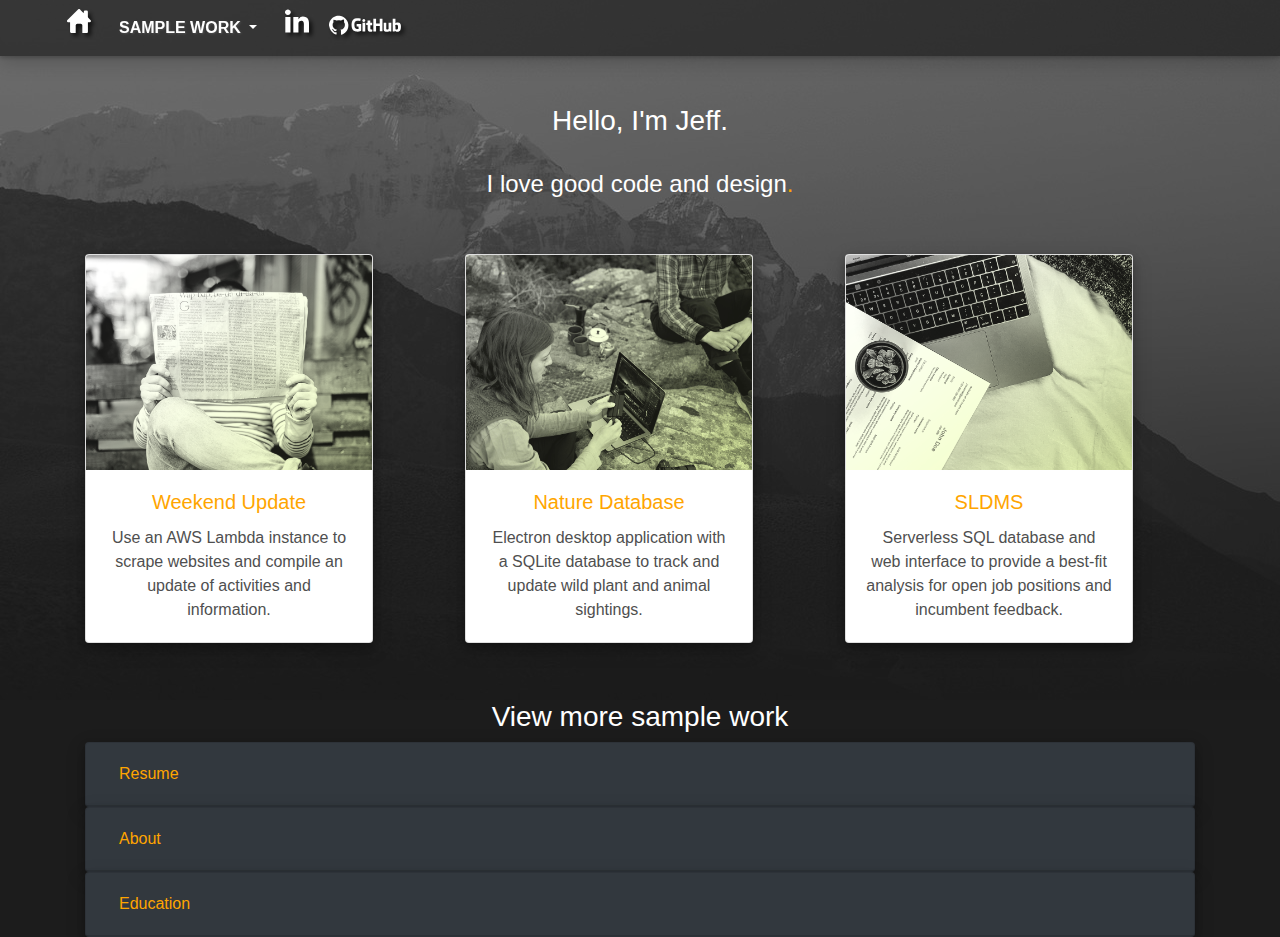
<file: index.html>
<!DOCTYPE html>
<html lang="en">

    <!-- Header -->

    <head>
        <meta charset="utf-8" />
        <!-- CSS web links below -->
        <!-- <link rel="stylesheet" type="text/css" href="https://jrynes.github.io/docs/assets/css/style.css" /> -->
        <!-- CSS local links below -->
        <link rel="stylesheet" type="text/css" href="./assets/style.css" />
        <link rel="stylesheet" href="https://cdn.jsdelivr.net/npm/bootstrap@4.3.1/dist/css/bootstrap.min.css"
            integrity="sha384-ggOyR0iXCbMQv3Xipma34MD+dH/1fQ784/j6cY/iJTQUOhcWr7x9JvoRxT2MZw1T" crossorigin="anonymous">
        <!-- Load jQuery first, then Bootstrap JS, then our site-specific scripts -->
        <!-- <script src="https://code.jquery.com/jquery-3.3.1.slim.min.js"
            integrity="sha384-q8i/X+965DzO0rT7abK41JStQIAqVgRVzpbzo5smXKp4YfRvH+8abtTE1Pi6jizo"
            crossorigin="anonymous"></script> -->
        <script src="https://code.jquery.com/jquery-3.6.0.js"
            integrity="sha256-H+K7U5CnXl1h5ywQfKtSj8PCmoN9aaq30gDh27Xc0jk=" crossorigin="anonymous"></script>
        <script src="https://cdn.jsdelivr.net/npm/popper.js@1.14.7/dist/umd/popper.min.js"
            integrity="sha384-UO2eT0CpHqdSJQ6hJty5KVphtPhzWj9WO1clHTMGa3JDZwrnQq4sF86dIHNDz0W1"
            crossorigin="anonymous"></script>
        <script src="https://cdn.jsdelivr.net/npm/bootstrap@4.3.1/dist/js/bootstrap.min.js"
            integrity="sha384-JjSmVgyd0p3pXB1rRibZUAYoIIy6OrQ6VrjIEaFf/nJGzIxFDsf4x0xIM+B07jRM"
            crossorigin="anonymous"></script>
        <script type="text/javascript" src="./assets/site.js" asp-append-version="true"></script>



        <!-- Add responsive meta tag for bootstrap styling-->
        <meta name="viewport" content="width=device-width, initial-scale=1, shrink-to-fit=no">

        <!-- locate top title bar header here -->
        <div id="header">
            <!-- Fixed navbar -->
            <nav class="navbar navbar-expand-sm fixed-top" id="nav1">
                <div class="container-fluid">
                    <a class="navbar-brand" href="#"></a>
                    <button class="navbar-toggler" type="button" data-toggle="collapse" data-target="#navbarCollapse"
                        aria-controls="navbarCollapse" aria-expanded="false" aria-label="Toggle navigation">
                        <span class="navbar-toggler-icon"></span>
                    </button>
                    <div class="collapse navbar-collapse" id="navbarCollapse">
                        <ul class="navbar-nav me-auto mb-2 mb-lg-0">
                            <li class="nav-item active">
                                <a class="nav-link-image" href="#">
                                    <svg id="Home_-_White" data-name="Home - White" xmlns="http://www.w3.org/2000/svg"
                                        viewBox="0 0 19.5 19.49" width="24" height="24">
                                        <g id="VzZaH5">
                                            <path class="cls-1"
                                                d="M15.9,4.66c0-.2,0-.38,0-.56l0-.67a1,1,0,0,1,.94-.91c.46,0,.91,0,1.37,0a1,1,0,0,1,1,1c0,1.33,0,2.67,0,4a1.06,1.06,0,0,0,.34.86c.52.5,1,1,1.53,1.52l.37.41a1,1,0,0,1,.17,1.13,1,1,0,0,1-1,.58H19.43c-.19,0-.19,0-.19.19v7.39a1.18,1.18,0,0,1-.17.69,1,1,0,0,1-.89.44c-1.09,0-2.19,0-3.28,0-.19,0-.19,0-.19-.2,0-1.9,0-3.8,0-5.7a1.55,1.55,0,0,0-.46-1.17,1.27,1.27,0,0,0-.85-.37c-.94,0-1.88,0-2.82,0a1.4,1.4,0,0,0-1.26,1.24c0,.18,0,.35,0,.52,0,1.82,0,3.64,0,5.46,0,.22,0,.22-.23.22H5.84a1,1,0,0,1-1.09-1.09v-7.4c0-.22,0-.22-.22-.22H3.32a1.14,1.14,0,0,1-.65-.2,1,1,0,0,1-.25-1.36,2.68,2.68,0,0,1,.4-.49Q6.9,5.89,11,1.81a2.71,2.71,0,0,1,.41-.35,1,1,0,0,1,1.28.06c.17.14.33.3.49.46L15,3.81l.81.78Z"
                                                transform="translate(-2.25 -1.26)" />
                                        </g>
                                    </svg>
                                </a>
                            </li>
                            <li class="nav-item dropdown">
                                <a class="nav-link dropdown-toggle" href="#" id="navbarDropdown" role="button"
                                    data-toggle="dropdown" aria-haspopup="true" aria-expanded="false">
                                    SAMPLE WORK
                                </a>
                                <div class="dropdown-menu" aria-labelledby="navbarDropdown">
                                    <a class="dropdown-item" href="#">OVERVIEW</a>
                                    <div class="dropdown-divider"></div>
                                    <a class="dropdown-item" href="./assets/WeekendUpdate.html">Weekend Update</a>
                                    <a class="dropdown-item" href="./assets/NatureDatabase.html">Nature Database</a>
                                    <a class="dropdown-item" href="./assets/SLDMS.html">SLDMS</a>
                                </div>
                            </li>
                            <!-- <li class="nav-item">
                                <a class="nav-link" href="Surveypage.html">CONTACT</a>
                            </li> -->
                            <li class="nav-item">
                                <a class="nav-link-image" href="https://www.linkedin.com/in/jrynes/">
                                    <svg id="LinkedIn_-_White" data-name="LinkedIn - White" xmlns="http://www.w3.org/2000/svg" 
                                    viewBox="0 0 14.95 14.3" width="18" height="18">
                                            <g id="qmCTah.tif">
                                            <path class="cls-1" 
                                            d="M9.71,19.15c0-.8,0-1.61,0-2.41V9.52h3.18v1.32a1.07,1.07,0,0,0,.13-.15,3.36,3.36,0,0,1,3.61-1.34,3.24,3.24,0,0,1,2.64,2.57,7.52,7.52,0,0,1,.2,1.7c0,1.85,0,3.69,0,5.53H16.28c0-.1,0-.2,0-.29,0-1.59,0-3.18,0-4.76a5.33,5.33,0,0,0-.19-1.32,1.24,1.24,0,0,0-1-.91,1.76,1.76,0,0,0-2.2,1.75c0,1.85,0,3.69,0,5.53Z" 
                                            transform="translate(-4.52 -4.85)"/>
                                            <path class="cls-1" d="M4.72,19.15c0-.26,0-.53,0-.79V9.51h3.2v9.64Z" transform="translate(-4.52 -4.85)"/>
                                            <path class="cls-1" d="M4.52,6.25A1.65,1.65,0,0,1,5.71,4.94a2.24,2.24,0,0,1,1.23,0,1.66,1.66,0,0,1-.42,3.25,1.73,1.73,0,0,1-1.86-1c-.06-.13-.09-.26-.14-.39Z" transform="translate(-4.52 -4.85)"/>
                                        </g>
                                    </svg>
                                </a>
                            </li>
                            <li class="nav-item">
                                <a class="nav-link-image" href="https://github.com/jrynes">
                                    <svg id="Github_-_White" data-name="Github - White" xmlns="http://www.w3.org/2000/svg"
                                    viewBox="0 0 24 6.3" width="18" height="18">
                                        <g id="pAuFKY.tif">
                                        <path class="cls-1" d="M0,12c0-.06,0-.11,0-.16a3.87,3.87,0,0,1,.12-.68,3,3,0,0,1,.21-.52A3.06,3.06,0,0,1,.81,10a3.1,3.1,0,0,1,.5-.46,3.73,3.73,0,0,1,.7-.4,3.58,3.58,0,0,1,.73-.2,2.9,2.9,0,0,1,.72,0,3.16,3.16,0,0,1,1,.23,3.48,3.48,0,0,1,.9.56,3.21,3.21,0,0,1,.68.83,3.33,3.33,0,0,1,.41,1.27,3.85,3.85,0,0,1,0,.48,3.15,3.15,0,0,1-.25,1.09,3,3,0,0,1-.46.79,3.09,3.09,0,0,1-.87.74,2.6,2.6,0,0,1-.61.28.18.18,0,0,1-.21-.05A.36.36,0,0,1,4,15c0-.27,0-.53,0-.79a1.33,1.33,0,0,0,0-.4.68.68,0,0,0-.18-.29l.17,0a2,2,0,0,0,.63-.2,1.19,1.19,0,0,0,.6-.78A2.41,2.41,0,0,0,5.29,12a1.41,1.41,0,0,0-.08-.58A1.28,1.28,0,0,0,5,11.07S5,11,5,11a1.07,1.07,0,0,0,0-.59,1.66,1.66,0,0,0-.06-.21s0,0-.05,0a1,1,0,0,0-.34.07,2.57,2.57,0,0,0-.49.26H4a2.35,2.35,0,0,0-.6-.1,3,3,0,0,0-1,.1h0l-.29-.17a1.41,1.41,0,0,0-.45-.15c-.12,0-.13,0-.17.11a1.14,1.14,0,0,0,0,.66h0s0,.09,0,.14a1.12,1.12,0,0,0-.28.72,2.22,2.22,0,0,0,.07.68,1.24,1.24,0,0,0,.8.86,2.15,2.15,0,0,0,.57.13h0l-.1.14a.62.62,0,0,0-.09.26.07.07,0,0,1,0,0A.78.78,0,0,1,2,14l-.09,0h0a0,0,0,0,1,0,.06s0,0-.06,0h0a.05.05,0,0,1,0-.05s0,0,.05,0h0l-.17-.11a.92.92,0,0,1-.17-.22.76.76,0,0,0-.35-.29.53.53,0,0,0-.22,0l0,0s0,0,0,.07l.09.09a1,1,0,0,1,.39.49.59.59,0,0,0,.26.3.94.94,0,0,0,.55.11l.25,0h0V15a.16.16,0,0,1-.22.17,3.18,3.18,0,0,1-.86-.44,3,3,0,0,1-.43-.37,3.42,3.42,0,0,1-.51-.69,3,3,0,0,1-.34-.93A3.21,3.21,0,0,1,0,12.18V12Z" transform="translate(0 -8.85)"/>
                                        <path class="cls-1" d="M9.82,12.49H9.29a.07.07,0,0,1-.08-.08v-.66c0-.05,0-.07.08-.07h1.37a.06.06,0,0,1,.07.07v2.11a.05.05,0,0,1,0,.06,2,2,0,0,1-.78.28,3.57,3.57,0,0,1-.73,0,2.88,2.88,0,0,1-.51-.1,1.52,1.52,0,0,1-.85-.62,2.46,2.46,0,0,1-.26-.65,3.31,3.31,0,0,1-.07-.55,5.81,5.81,0,0,1,0-.59,3.22,3.22,0,0,1,.16-.82,1.73,1.73,0,0,1,.42-.7,1.55,1.55,0,0,1,.5-.31,2,2,0,0,1,.64-.12,4.18,4.18,0,0,1,.71,0,1.74,1.74,0,0,1,.5.12l.11.06s0,0,0,.06c-.05.2-.1.4-.14.59l0,.06a.07.07,0,0,1-.09.06,3.58,3.58,0,0,0-.35-.09,2.14,2.14,0,0,0-.62,0,1.24,1.24,0,0,0-.38.09.78.78,0,0,0-.34.31,1.39,1.39,0,0,0-.18.53,3.44,3.44,0,0,0,0,.56,2.37,2.37,0,0,0,.1.64,1.11,1.11,0,0,0,.22.38.81.81,0,0,0,.52.22,2.9,2.9,0,0,0,.51,0h0c.06,0,.06,0,.06-.07Z" transform="translate(0 -8.85)"/>
                                        <path class="cls-1" d="M16.91,12.34H15.69v1.73c0,.06,0,.08-.09.08h-.74c-.06,0-.08,0-.08-.08V10c0-.06,0-.08.08-.08h.74c.07,0,.09,0,.09.08V11.5h1.22V10c0-.06,0-.08.08-.08h.74c.06,0,.09,0,.09.07v4.05a.06.06,0,0,1,0,0c0,.05,0,.06-.06.06H17a.07.07,0,0,1-.07-.08V13.6c0-.26,0-.53,0-.79v-.47Z" transform="translate(0 -8.85)"/><path class="cls-1" d="M22.16,11.38a1.53,1.53,0,0,1,.49-.18,1.3,1.3,0,0,1,.78.09.87.87,0,0,1,.38.38,1.52,1.52,0,0,1,.16.55,3.44,3.44,0,0,1,0,.55,2.64,2.64,0,0,1-.14.84.94.94,0,0,1-.3.43,1,1,0,0,1-.39.17,1.68,1.68,0,0,1-.86-.07,1.31,1.31,0,0,1-.36-.21l0,.13c0,.07,0,.1-.1.09h-.5s-.08,0-.08-.07V10c0-.06,0-.09.09-.09h.75c.05,0,.07,0,.07.07v1.38Zm0,1.33h0v.62s0,0,0,.05l0,0a1.1,1.1,0,0,0,.51.09.33.33,0,0,0,.26-.16.62.62,0,0,0,.07-.19,2,2,0,0,0,0-.34,1.51,1.51,0,0,0-.05-.56.41.41,0,0,0-.15-.23.43.43,0,0,0-.33-.08.93.93,0,0,0-.39.12s0,0,0,0Z" transform="translate(0 -8.85)"/>
                                        <path class="cls-1" d="M20.2,14l-.13.07a1.76,1.76,0,0,1-.9.21,1.56,1.56,0,0,1-.52-.11.75.75,0,0,1-.41-.52,1.5,1.5,0,0,1,0-.37V11.36c0-.07,0-.09.09-.09H19a.08.08,0,0,1,.09.09v1.76a.41.41,0,0,0,0,.16.23.23,0,0,0,.2.2.75.75,0,0,0,.44-.05l.13-.06a.05.05,0,0,0,0-.06c0-.27,0-.53,0-.8V11.36c0-.07,0-.09.1-.09h.72c.07,0,.09,0,.09.09v2.72c0,.05,0,.07-.08.07H20.3a.07.07,0,0,1-.08-.07A.59.59,0,0,0,20.2,14Z" transform="translate(0 -8.85)"/><path class="cls-1" d="M13.74,11.27h.57c.06,0,.08,0,.08.07V12c0,.06,0,.08-.08.08h-.53s0,0,0,0v1.1a.29.29,0,0,0,.27.31,1.61,1.61,0,0,0,.31,0s.08,0,.08.07v.54s0,.06-.06.07a1.57,1.57,0,0,1-.61.06,1.27,1.27,0,0,1-.42-.09.74.74,0,0,1-.41-.5,1.76,1.76,0,0,1-.06-.39V12h-.39a.07.07,0,0,1-.08-.08v-.48c0-.05,0-.07.07-.08l.38-.09s0,0,0,0c0-.25,0-.5,0-.75,0,0,0-.06.07-.06h.78s.05,0,.05.05v.77Z" transform="translate(0 -8.85)"/><path class="cls-1" d="M12.08,12.7v1.38c0,.05,0,.07-.09.07h-.72a.09.09,0,0,1-.1-.1V11.36a.19.19,0,0,1,0-.07l.07,0H12c.06,0,.08,0,.08.08V12.7Z" transform="translate(0 -8.85)"/>
                                        <path class="cls-1" d="M11.13,10.52a.5.5,0,0,1,.53-.5.51.51,0,0,1,0,1A.51.51,0,0,1,11.13,10.52Z" transform="translate(0 -8.85)"/>
                                        <path class="cls-1" d="M2.37,14.13s-.06,0-.06,0,0,0,0-.06h0a.09.09,0,0,1,0,0s0,0,0,0Z" transform="translate(0 -8.85)"/>
                                        <path class="cls-1" d="M2.11,14l.05,0a0,0,0,0,1,0,.06.09.09,0,0,1-.1,0s0-.06,0-.07Z" transform="translate(0 -8.85)"/>
                                        <path class="cls-1" d="M1.68,14s0,0-.05,0a.08.08,0,0,1-.07-.07,0,0,0,0,1,0-.05A.11.11,0,0,1,1.68,14Z" transform="translate(0 -8.85)"/>
                                        <path class="cls-1" d="M1.5,13.75l0,0s-.06,0-.07-.08a0,0,0,0,1,0,0A.09.09,0,0,1,1.5,13.75Z" transform="translate(0 -8.85)"/>
                                        <path class="cls-1" d="M1.32,13.5a.06.06,0,0,1,.06.06s0,0,0,0-.06,0-.06-.07A0,0,0,0,1,1.32,13.5Z" transform="translate(0 -8.85)"/>
                                        <path class="cls-1" d="M1.19,13.46s-.07,0-.06,0l0,0s.06,0,.05,0A0,0,0,0,1,1.19,13.46Z" transform="translate(0 -8.85)"/>
                                        </g>
                                    </svg>
                                </a>
                            </li>
                        </ul>
                    </div>
                </div>
            </nav>
        </div>

    </head>

    <!-- ========== Body ========== -->

    <body>

        <!-- ========== HEADER SECTION ========== -->
        <section id="home" name="home"></section>
        <div id="headerwrap">
            <div class="container">
                <div class="row">
                    <div class="col">
                        <br>
                        <h3>Hello, I'm Jeff. </h3>
                        <br>
                        <h4>I love good code and design<span style="color: orange">.</span></h4>
                        <br>
                        <br>
                    </div>
                </div>
                <div class="row">

                    <div class="col-sm-4">
                        <div class="card" style="width: 18rem;">
                            <img class="card-img-top" src="./assets/Weekend_Update2.png" alt="Card image cap">
                            <div class="card-body">
                                <h5 class="card-title" ><a href="https://github.com/jrynes/WeekendUpdate" class="cardLink">Weekend Update</a></h5>
                                <p class="card-text">Use an AWS Lambda instance to scrape websites and compile an update
                                    of activities and information.</p>
                                <!-- <a href="#" class="btn btn-orange">To the project</a> -->
                            </div>
                        </div>
                    </div>
                    <div class="col-sm-4">
                        <div class="card" style="width: 18rem;">
                            <img class="card-img-top" src="./assets/Nature_Database_Color.png" alt="Card image cap">
                            <div class="card-body">
                                <h5 class="card-title"><a href="./assets/NatureDatabase.html" class="cardLink">Nature Database</a></h5>
                                <p class="card-text">Electron desktop application with a SQLite database to track and
                                    update wild plant and animal sightings.</p>
                                <!-- <a href="#" class="btn btn-orange">To the project</a> -->
                            </div>
                        </div>
                    </div>
                    <div class="col-sm-4">
                        <div class="card" style="width: 18rem;">
                            <img class="card-img-top" src="./assets/SLDMS.png" alt="Card image cap">
                            <div class="card-body">
                                <h5 class="card-title"><a href="./assets/SLDMS.html" class="cardLink">SLDMS</a></h5>
                                <p class="card-text">Serverless SQL database and web interface to provide a best-fit
                                    analysis for open job positions and incumbent feedback.</p>
                                <!-- <a href="#" class="btn btn-orange">To the project</a> -->
                            </div>
                        </div>
                    </div>
                </div>
            </div><!-- /container -->
        </div><!-- /headerwrap -->

        <!-- CARDS SECTION -->
        <div class="container">
            <div class="row">

            </div>
        </div>



        <!-- ========== ABOUT SECTION ========== -->
        <section id="about" name="about"></section>
        <div id="f">
            <div class="container">
                <div class="row">
                    <div class="col">
                        <h3 style="text-align: center;">View more sample work</h3>
                    </div>
                </div>
                <div class="row">
                    <div class="col">
                        <div id="accordion">
                            <div class="card bg-dark">
                                <div class="card-header" id="headingOne">
                                    <h5 class="mb-0">
                                        <button class="btn btn-link collapsed cardHeading" data-toggle="collapse"
                                            data-target="#collapseOne" aria-expanded="false"
                                            aria-controls="collapseOne">
                                            Resume
                                        </button>
                                    </h5>
                                </div>

                                <div id="collapseOne" class="collapse" aria-labelledby="headingOne"
                                    data-parent="#accordion">
                                    <div class="card-body">
                                        Anim pariatur cliche reprehenderit, enim eiusmod high life accusamus terry
                                        richardson ad squid. 3 wolf moon officia aute, non cupidatat skateboard dolor
                                        brunch. Food truck quinoa nesciunt laborum eiusmod. Brunch 3 wolf moon tempor,
                                        sunt aliqua put a bird on it squid single-origin coffee nulla assumenda
                                        shoreditch et. Nihil anim keffiyeh helvetica, craft beer labore wes anderson
                                        cred nesciunt sapiente ea proident. Ad vegan excepteur butcher vice lomo.
                                        Leggings occaecat craft beer farm-to-table, raw denim aesthetic synth nesciunt
                                        you probably haven't heard of them accusamus labore sustainable VHS.
                                    </div>
                                </div>
                            </div>
                            <div class="card bg-dark">
                                <div class="card-header" id="headingTwo">
                                    <h5 class="mb-0">
                                        <button class="btn btn-link collapsed cardHeading" data-toggle="collapse"
                                            data-target="#collapseTwo" aria-expanded="false"
                                            aria-controls="collapseTwo">
                                            About
                                        </button>
                                    </h5>
                                </div>
                                <div id="collapseTwo" class="collapse" aria-labelledby="headingTwo"
                                    data-parent="#accordion">
                                    <div class="card-body">
                                        Anim pariatur cliche reprehenderit, enim eiusmod high life accusamus terry
                                        richardson ad squid. 3 wolf moon officia aute, non cupidatat skateboard dolor
                                        brunch. Food truck quinoa nesciunt laborum eiusmod. Brunch 3 wolf moon tempor,
                                        sunt aliqua put a bird on it squid single-origin coffee nulla assumenda
                                        shoreditch et. Nihil anim keffiyeh helvetica, craft beer labore wes anderson
                                        cred nesciunt sapiente ea proident. Ad vegan excepteur butcher vice lomo.
                                        Leggings occaecat craft beer farm-to-table, raw denim aesthetic synth nesciunt
                                        you probably haven't heard of them accusamus labore sustainable VHS.
                                    </div>
                                </div>
                            </div>
                            <div class="card bg-dark">
                                <div class="card-header" id="headingThree">
                                    <h5 class="mb-0">
                                        <button class="btn btn-link collapsed cardHeading" data-toggle="collapse"
                                            data-target="#collapseThree" aria-expanded="false"
                                            aria-controls="collapseThree">
                                            Education
                                        </button>
                                    </h5>
                                </div>
                                <div id="collapseThree" class="collapse" aria-labelledby="headingThree"
                                    data-parent="#accordion">
                                    <div class="card-body">
                                        Anim pariatur cliche reprehenderit, enim eiusmod high life accusamus terry
                                        richardson ad squid. 3 wolf moon officia aute, non cupidatat skateboard dolor
                                        brunch. Food truck quinoa nesciunt laborum eiusmod. Brunch 3 wolf moon tempor,
                                        sunt aliqua put a bird on it squid single-origin coffee nulla assumenda
                                        shoreditch et. Nihil anim keffiyeh helvetica, craft beer labore wes anderson
                                        cred nesciunt sapiente ea proident. Ad vegan excepteur butcher vice lomo.
                                        Leggings occaecat craft beer farm-to-table, raw denim aesthetic synth nesciunt
                                        you probably haven't heard of them accusamus labore sustainable VHS.
                                    </div>
                                </div>
                            </div>
                        </div>
                    </div>
                </div>
            </div><!-- /container -->
        </div><!-- /f -->

        <!-- ========== CONTACT SECTION ========== -->
        <section id="contact" name="contact"></section>
        <!-- <div id="f">
            <div class="container">
                <div class="row">
                    <h3>CONTACT ME</h3>
                    <p class="centered"><i class="icon icon-circle"></i><i class="icon icon-circle"></i><i
                            class="icon icon-circle"></i></p>

                    <div class="col-lg-6 col-lg-offset-3">
                        <p>Some Avenue, 987<br />Madrid, Spain<br />+34 8984-4343</p>
                        <p>iam@awesomemail.com</p>
                        <p><button type="button" class="btn btn-warning">YEAH! CONTACT ME NOW!</button></p>
                    </div>
                </div>
            </div>
        </div> -->



    </body>

    <!-- Call our script on page load here -->
    <!-- <script type="text/javascript">
        $(document).on('load', function () {
            replaceSVG();
            console.log("Success")
        });
    </script> -->

    <!-- <script type="text/javascript">
        $(function () { replaceSVG() });
    </script> -->

    <script type="text/javascript">
        function carouselNext(){
            // console.log("test")
            $('.carousel .item').each(function(){
                var next = $(this).next();
                if (!next.length) {
                    next = $(this).siblings(':first');
                }
                next.children(':first-child').clone().appendTo($(this));
                
                for (var i=0;i<2;i++) {
                    next=next.next();
                    if (!next.length) {
                    next = $(this).siblings(':first');
                    }
                
                    next.children(':first-child').clone().appendTo($(this));
                }
            });
        }

    </script>


</html>
</file>
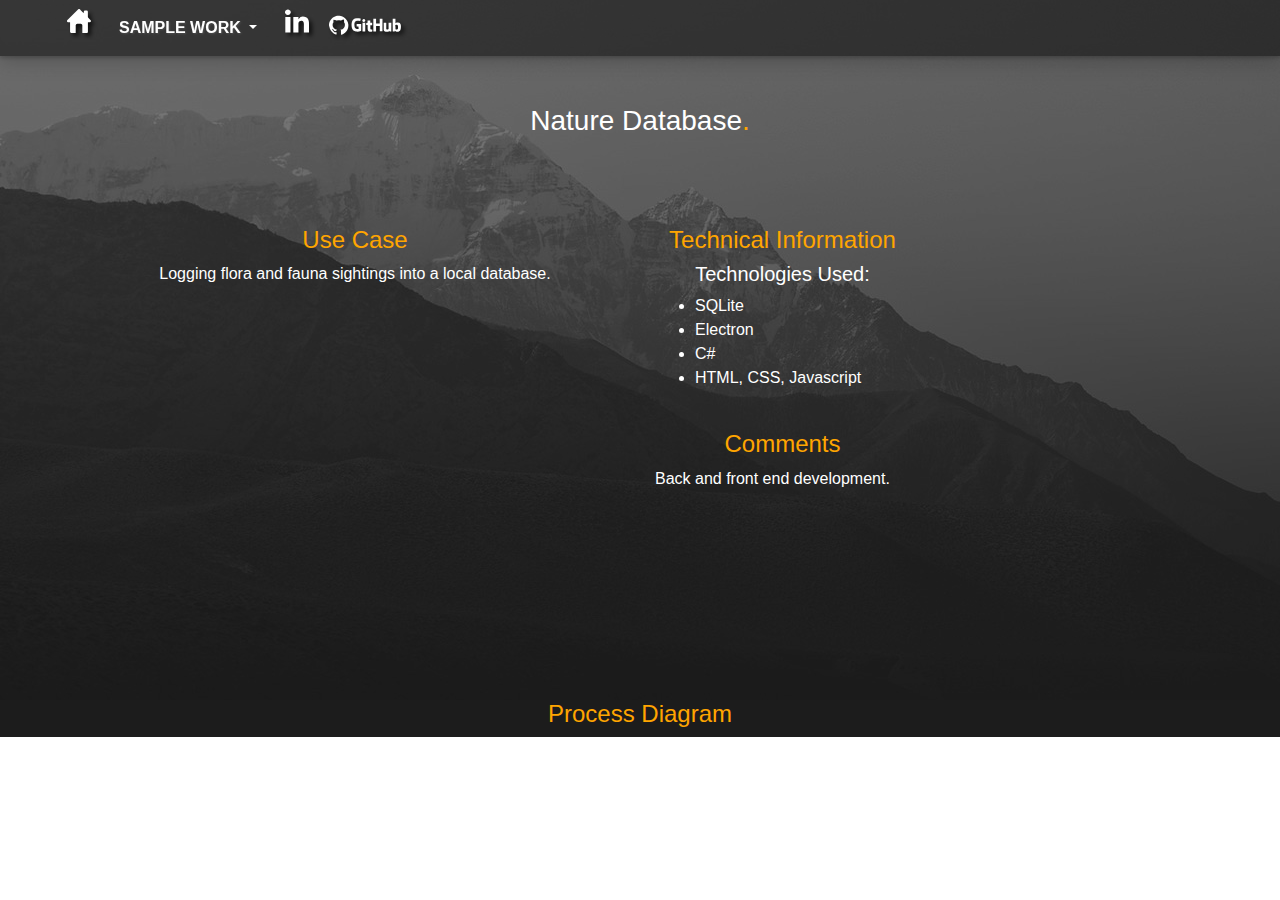
<file: assets/NatureDatabase.html>
<!DOCTYPE html>
<html lang="en">

    <!-- ========== Header ========== -->

    <head>
        <meta charset="utf-8" />
        <!-- ========== CSS LINKS - NOTE THAT OUR RELATIVE PATHING IS DIFFERENT FOR SUB-PAGES ========== -->
        <link rel="stylesheet" type="text/css" href="./style.css" />
        <link rel="stylesheet" href="https://cdn.jsdelivr.net/npm/bootstrap@4.3.1/dist/css/bootstrap.min.css"
            integrity="sha384-ggOyR0iXCbMQv3Xipma34MD+dH/1fQ784/j6cY/iJTQUOhcWr7x9JvoRxT2MZw1T" crossorigin="anonymous">
        <!-- ========== Load jQuery first, then Bootstrap JS, then our site-specific scripts ========== -->
        <script src="https://code.jquery.com/jquery-3.6.0.js"
            integrity="sha256-H+K7U5CnXl1h5ywQfKtSj8PCmoN9aaq30gDh27Xc0jk=" crossorigin="anonymous"></script>
        <script src="https://cdn.jsdelivr.net/npm/popper.js@1.14.7/dist/umd/popper.min.js"
            integrity="sha384-UO2eT0CpHqdSJQ6hJty5KVphtPhzWj9WO1clHTMGa3JDZwrnQq4sF86dIHNDz0W1"
            crossorigin="anonymous"></script>
        <script src="https://cdn.jsdelivr.net/npm/bootstrap@4.3.1/dist/js/bootstrap.min.js"
            integrity="sha384-JjSmVgyd0p3pXB1rRibZUAYoIIy6OrQ6VrjIEaFf/nJGzIxFDsf4x0xIM+B07jRM"
            crossorigin="anonymous"></script>
        <script type="text/javascript" src="./site.js" asp-append-version="true"></script>

        <!-- ========== Add responsive meta tag for bootstrap styling ========== -->
        <meta name="viewport" content="width=device-width, initial-scale=1, shrink-to-fit=no">

        <!-- ========== Locate top title bar header here ========== -->
        <div id="header">
            <!-- ========== Fixed navbar ========== -->
            <nav class="navbar navbar-expand-sm fixed-top" id="nav1">
                <div class="container-fluid">
                    <a class="navbar-brand" href="#"></a>
                    <button class="navbar-toggler" type="button" data-toggle="collapse" data-target="#navbarCollapse"
                        aria-controls="navbarCollapse" aria-expanded="false" aria-label="Toggle navigation">
                        <span class="navbar-toggler-icon"></span>
                    </button>
                    <div class="collapse navbar-collapse" id="navbarCollapse">
                        <ul class="navbar-nav me-auto mb-2 mb-lg-0">
                            <li class="nav-item active">
                                <a class="nav-link-image" href="../index.html">
                                    <svg id="Home_-_White" data-name="Home - White" xmlns="http://www.w3.org/2000/svg"
                                        viewBox="0 0 19.5 19.49" width="24" height="24">
                                        <g id="VzZaH5">
                                            <path class="cls-1"
                                                d="M15.9,4.66c0-.2,0-.38,0-.56l0-.67a1,1,0,0,1,.94-.91c.46,0,.91,0,1.37,0a1,1,0,0,1,1,1c0,1.33,0,2.67,0,4a1.06,1.06,0,0,0,.34.86c.52.5,1,1,1.53,1.52l.37.41a1,1,0,0,1,.17,1.13,1,1,0,0,1-1,.58H19.43c-.19,0-.19,0-.19.19v7.39a1.18,1.18,0,0,1-.17.69,1,1,0,0,1-.89.44c-1.09,0-2.19,0-3.28,0-.19,0-.19,0-.19-.2,0-1.9,0-3.8,0-5.7a1.55,1.55,0,0,0-.46-1.17,1.27,1.27,0,0,0-.85-.37c-.94,0-1.88,0-2.82,0a1.4,1.4,0,0,0-1.26,1.24c0,.18,0,.35,0,.52,0,1.82,0,3.64,0,5.46,0,.22,0,.22-.23.22H5.84a1,1,0,0,1-1.09-1.09v-7.4c0-.22,0-.22-.22-.22H3.32a1.14,1.14,0,0,1-.65-.2,1,1,0,0,1-.25-1.36,2.68,2.68,0,0,1,.4-.49Q6.9,5.89,11,1.81a2.71,2.71,0,0,1,.41-.35,1,1,0,0,1,1.28.06c.17.14.33.3.49.46L15,3.81l.81.78Z"
                                                transform="translate(-2.25 -1.26)" />
                                        </g>
                                    </svg>
                                </a>
                            </li>
                            <li class="nav-item dropdown">
                                <a class="nav-link dropdown-toggle" href="#" id="navbarDropdown" role="button"
                                    data-toggle="dropdown" aria-haspopup="true" aria-expanded="false">
                                    SAMPLE WORK
                                </a>
                                <div class="dropdown-menu" aria-labelledby="navbarDropdown">
                                    <a class="dropdown-item" href="#">OVERVIEW</a>
                                    <div class="dropdown-divider"></div>
                                    <!-- ========== LINKS - NOTE THAT OUR RELATIVE PATHING IS DIFFERENT FOR SUB-PAGES ========== -->
                                    <a class="dropdown-item" href="./WeekendUpdate.html">Weekend Update</a>
                                    <a class="dropdown-item" href="./NatureDatabase.html">Nature Database</a>
                                    <a class="dropdown-item" href="./SLDMS.html">SLDMS</a>
                                </div>
                            </li>
                            <li class="nav-item">
                                <a class="nav-link-image" href="https://www.linkedin.com/in/jrynes/">
                                    <svg id="LinkedIn_-_White" data-name="LinkedIn - White"
                                        xmlns="http://www.w3.org/2000/svg" viewBox="0 0 14.95 14.3" width="18"
                                        height="18">
                                        <g id="qmCTah.tif">
                                            <path class="cls-1"
                                                d="M9.71,19.15c0-.8,0-1.61,0-2.41V9.52h3.18v1.32a1.07,1.07,0,0,0,.13-.15,3.36,3.36,0,0,1,3.61-1.34,3.24,3.24,0,0,1,2.64,2.57,7.52,7.52,0,0,1,.2,1.7c0,1.85,0,3.69,0,5.53H16.28c0-.1,0-.2,0-.29,0-1.59,0-3.18,0-4.76a5.33,5.33,0,0,0-.19-1.32,1.24,1.24,0,0,0-1-.91,1.76,1.76,0,0,0-2.2,1.75c0,1.85,0,3.69,0,5.53Z"
                                                transform="translate(-4.52 -4.85)" />
                                            <path class="cls-1" d="M4.72,19.15c0-.26,0-.53,0-.79V9.51h3.2v9.64Z"
                                                transform="translate(-4.52 -4.85)" />
                                            <path class="cls-1"
                                                d="M4.52,6.25A1.65,1.65,0,0,1,5.71,4.94a2.24,2.24,0,0,1,1.23,0,1.66,1.66,0,0,1-.42,3.25,1.73,1.73,0,0,1-1.86-1c-.06-.13-.09-.26-.14-.39Z"
                                                transform="translate(-4.52 -4.85)" />
                                        </g>
                                    </svg>
                                </a>
                            </li>
                            <li class="nav-item">
                                <a class="nav-link-image" href="https://github.com/jrynes">
                                    <svg id="Github_-_White" data-name="Github - White"
                                        xmlns="http://www.w3.org/2000/svg" viewBox="0 0 24 6.3" width="18" height="18">
                                        <g id="pAuFKY.tif">
                                            <path class="cls-1"
                                                d="M0,12c0-.06,0-.11,0-.16a3.87,3.87,0,0,1,.12-.68,3,3,0,0,1,.21-.52A3.06,3.06,0,0,1,.81,10a3.1,3.1,0,0,1,.5-.46,3.73,3.73,0,0,1,.7-.4,3.58,3.58,0,0,1,.73-.2,2.9,2.9,0,0,1,.72,0,3.16,3.16,0,0,1,1,.23,3.48,3.48,0,0,1,.9.56,3.21,3.21,0,0,1,.68.83,3.33,3.33,0,0,1,.41,1.27,3.85,3.85,0,0,1,0,.48,3.15,3.15,0,0,1-.25,1.09,3,3,0,0,1-.46.79,3.09,3.09,0,0,1-.87.74,2.6,2.6,0,0,1-.61.28.18.18,0,0,1-.21-.05A.36.36,0,0,1,4,15c0-.27,0-.53,0-.79a1.33,1.33,0,0,0,0-.4.68.68,0,0,0-.18-.29l.17,0a2,2,0,0,0,.63-.2,1.19,1.19,0,0,0,.6-.78A2.41,2.41,0,0,0,5.29,12a1.41,1.41,0,0,0-.08-.58A1.28,1.28,0,0,0,5,11.07S5,11,5,11a1.07,1.07,0,0,0,0-.59,1.66,1.66,0,0,0-.06-.21s0,0-.05,0a1,1,0,0,0-.34.07,2.57,2.57,0,0,0-.49.26H4a2.35,2.35,0,0,0-.6-.1,3,3,0,0,0-1,.1h0l-.29-.17a1.41,1.41,0,0,0-.45-.15c-.12,0-.13,0-.17.11a1.14,1.14,0,0,0,0,.66h0s0,.09,0,.14a1.12,1.12,0,0,0-.28.72,2.22,2.22,0,0,0,.07.68,1.24,1.24,0,0,0,.8.86,2.15,2.15,0,0,0,.57.13h0l-.1.14a.62.62,0,0,0-.09.26.07.07,0,0,1,0,0A.78.78,0,0,1,2,14l-.09,0h0a0,0,0,0,1,0,.06s0,0-.06,0h0a.05.05,0,0,1,0-.05s0,0,.05,0h0l-.17-.11a.92.92,0,0,1-.17-.22.76.76,0,0,0-.35-.29.53.53,0,0,0-.22,0l0,0s0,0,0,.07l.09.09a1,1,0,0,1,.39.49.59.59,0,0,0,.26.3.94.94,0,0,0,.55.11l.25,0h0V15a.16.16,0,0,1-.22.17,3.18,3.18,0,0,1-.86-.44,3,3,0,0,1-.43-.37,3.42,3.42,0,0,1-.51-.69,3,3,0,0,1-.34-.93A3.21,3.21,0,0,1,0,12.18V12Z"
                                                transform="translate(0 -8.85)" />
                                            <path class="cls-1"
                                                d="M9.82,12.49H9.29a.07.07,0,0,1-.08-.08v-.66c0-.05,0-.07.08-.07h1.37a.06.06,0,0,1,.07.07v2.11a.05.05,0,0,1,0,.06,2,2,0,0,1-.78.28,3.57,3.57,0,0,1-.73,0,2.88,2.88,0,0,1-.51-.1,1.52,1.52,0,0,1-.85-.62,2.46,2.46,0,0,1-.26-.65,3.31,3.31,0,0,1-.07-.55,5.81,5.81,0,0,1,0-.59,3.22,3.22,0,0,1,.16-.82,1.73,1.73,0,0,1,.42-.7,1.55,1.55,0,0,1,.5-.31,2,2,0,0,1,.64-.12,4.18,4.18,0,0,1,.71,0,1.74,1.74,0,0,1,.5.12l.11.06s0,0,0,.06c-.05.2-.1.4-.14.59l0,.06a.07.07,0,0,1-.09.06,3.58,3.58,0,0,0-.35-.09,2.14,2.14,0,0,0-.62,0,1.24,1.24,0,0,0-.38.09.78.78,0,0,0-.34.31,1.39,1.39,0,0,0-.18.53,3.44,3.44,0,0,0,0,.56,2.37,2.37,0,0,0,.1.64,1.11,1.11,0,0,0,.22.38.81.81,0,0,0,.52.22,2.9,2.9,0,0,0,.51,0h0c.06,0,.06,0,.06-.07Z"
                                                transform="translate(0 -8.85)" />
                                            <path class="cls-1"
                                                d="M16.91,12.34H15.69v1.73c0,.06,0,.08-.09.08h-.74c-.06,0-.08,0-.08-.08V10c0-.06,0-.08.08-.08h.74c.07,0,.09,0,.09.08V11.5h1.22V10c0-.06,0-.08.08-.08h.74c.06,0,.09,0,.09.07v4.05a.06.06,0,0,1,0,0c0,.05,0,.06-.06.06H17a.07.07,0,0,1-.07-.08V13.6c0-.26,0-.53,0-.79v-.47Z"
                                                transform="translate(0 -8.85)" />
                                            <path class="cls-1"
                                                d="M22.16,11.38a1.53,1.53,0,0,1,.49-.18,1.3,1.3,0,0,1,.78.09.87.87,0,0,1,.38.38,1.52,1.52,0,0,1,.16.55,3.44,3.44,0,0,1,0,.55,2.64,2.64,0,0,1-.14.84.94.94,0,0,1-.3.43,1,1,0,0,1-.39.17,1.68,1.68,0,0,1-.86-.07,1.31,1.31,0,0,1-.36-.21l0,.13c0,.07,0,.1-.1.09h-.5s-.08,0-.08-.07V10c0-.06,0-.09.09-.09h.75c.05,0,.07,0,.07.07v1.38Zm0,1.33h0v.62s0,0,0,.05l0,0a1.1,1.1,0,0,0,.51.09.33.33,0,0,0,.26-.16.62.62,0,0,0,.07-.19,2,2,0,0,0,0-.34,1.51,1.51,0,0,0-.05-.56.41.41,0,0,0-.15-.23.43.43,0,0,0-.33-.08.93.93,0,0,0-.39.12s0,0,0,0Z"
                                                transform="translate(0 -8.85)" />
                                            <path class="cls-1"
                                                d="M20.2,14l-.13.07a1.76,1.76,0,0,1-.9.21,1.56,1.56,0,0,1-.52-.11.75.75,0,0,1-.41-.52,1.5,1.5,0,0,1,0-.37V11.36c0-.07,0-.09.09-.09H19a.08.08,0,0,1,.09.09v1.76a.41.41,0,0,0,0,.16.23.23,0,0,0,.2.2.75.75,0,0,0,.44-.05l.13-.06a.05.05,0,0,0,0-.06c0-.27,0-.53,0-.8V11.36c0-.07,0-.09.1-.09h.72c.07,0,.09,0,.09.09v2.72c0,.05,0,.07-.08.07H20.3a.07.07,0,0,1-.08-.07A.59.59,0,0,0,20.2,14Z"
                                                transform="translate(0 -8.85)" />
                                            <path class="cls-1"
                                                d="M13.74,11.27h.57c.06,0,.08,0,.08.07V12c0,.06,0,.08-.08.08h-.53s0,0,0,0v1.1a.29.29,0,0,0,.27.31,1.61,1.61,0,0,0,.31,0s.08,0,.08.07v.54s0,.06-.06.07a1.57,1.57,0,0,1-.61.06,1.27,1.27,0,0,1-.42-.09.74.74,0,0,1-.41-.5,1.76,1.76,0,0,1-.06-.39V12h-.39a.07.07,0,0,1-.08-.08v-.48c0-.05,0-.07.07-.08l.38-.09s0,0,0,0c0-.25,0-.5,0-.75,0,0,0-.06.07-.06h.78s.05,0,.05.05v.77Z"
                                                transform="translate(0 -8.85)" />
                                            <path class="cls-1"
                                                d="M12.08,12.7v1.38c0,.05,0,.07-.09.07h-.72a.09.09,0,0,1-.1-.1V11.36a.19.19,0,0,1,0-.07l.07,0H12c.06,0,.08,0,.08.08V12.7Z"
                                                transform="translate(0 -8.85)" />
                                            <path class="cls-1"
                                                d="M11.13,10.52a.5.5,0,0,1,.53-.5.51.51,0,0,1,0,1A.51.51,0,0,1,11.13,10.52Z"
                                                transform="translate(0 -8.85)" />
                                            <path class="cls-1"
                                                d="M2.37,14.13s-.06,0-.06,0,0,0,0-.06h0a.09.09,0,0,1,0,0s0,0,0,0Z"
                                                transform="translate(0 -8.85)" />
                                            <path class="cls-1"
                                                d="M2.11,14l.05,0a0,0,0,0,1,0,.06.09.09,0,0,1-.1,0s0-.06,0-.07Z"
                                                transform="translate(0 -8.85)" />
                                            <path class="cls-1"
                                                d="M1.68,14s0,0-.05,0a.08.08,0,0,1-.07-.07,0,0,0,0,1,0-.05A.11.11,0,0,1,1.68,14Z"
                                                transform="translate(0 -8.85)" />
                                            <path class="cls-1"
                                                d="M1.5,13.75l0,0s-.06,0-.07-.08a0,0,0,0,1,0,0A.09.09,0,0,1,1.5,13.75Z"
                                                transform="translate(0 -8.85)" />
                                            <path class="cls-1"
                                                d="M1.32,13.5a.06.06,0,0,1,.06.06s0,0,0,0-.06,0-.06-.07A0,0,0,0,1,1.32,13.5Z"
                                                transform="translate(0 -8.85)" />
                                            <path class="cls-1"
                                                d="M1.19,13.46s-.07,0-.06,0l0,0s.06,0,.05,0A0,0,0,0,1,1.19,13.46Z"
                                                transform="translate(0 -8.85)" />
                                        </g>
                                    </svg>
                                </a>
                            </li>
                        </ul>
                    </div>
                </div>
            </nav>
        </div>
    </head>

    <!-- ========== Body ========== -->

    <body>

        <!-- ========== HEADER SECTION ========== -->
        <section id="home" name="home"></section>
        <div id="headerwrap">
            <div class="container">
                <div class="row">
                    <div class="col">
                        <br>
                        <h3>Nature Database<span style="color: orange">.</span></h3>
                        <br>
                        <h4></h4>
                        <br>
                        <br>
                    </div>
                </div>
                <div class="row">
                    <div class="col-6">
                        <h4 class="projectHeading">Use Case</h4>
                        <p>
                            Logging flora and fauna sightings into a local database.
                        </p>
                    </div>
                    <div class="col-6">
                        <div class="row">
                            <div class="col-6">
                                <h4 class="projectHeading">Technical Information</h4>
                                <h5>Technologies Used:</h5>
                                <ul class="techList">
                                    <li>SQLite</li>
                                    <li>Electron</li>
                                    <li>C#</li>
                                    <li>HTML, CSS, Javascript</li>
                                  </ul>
                                <br>
                            </div>
                        </div>
                        <div class="row">
                            <div class="col-6">
                                <h4 class="projectHeading">Comments</h4>
                                <p class="techList">
                                    Back and front end development.
                                </p>
                            </div>    
                        </div>
                    </div>
                </div>
            </div>
        </div>
    </body>

    <!-- ========== ABOUT SECTION ========== -->
    <section id="about" name="about"></section>
    <div id="f">
        <div class="container">
            <div class="row">
                <div class="col">
                    <h4 class="projectHeading" style="text-align: center;">Process Diagram</h4>
                </div>
            </div>
        </div>
    </div>

    <footer></footer>

</html>
</file>
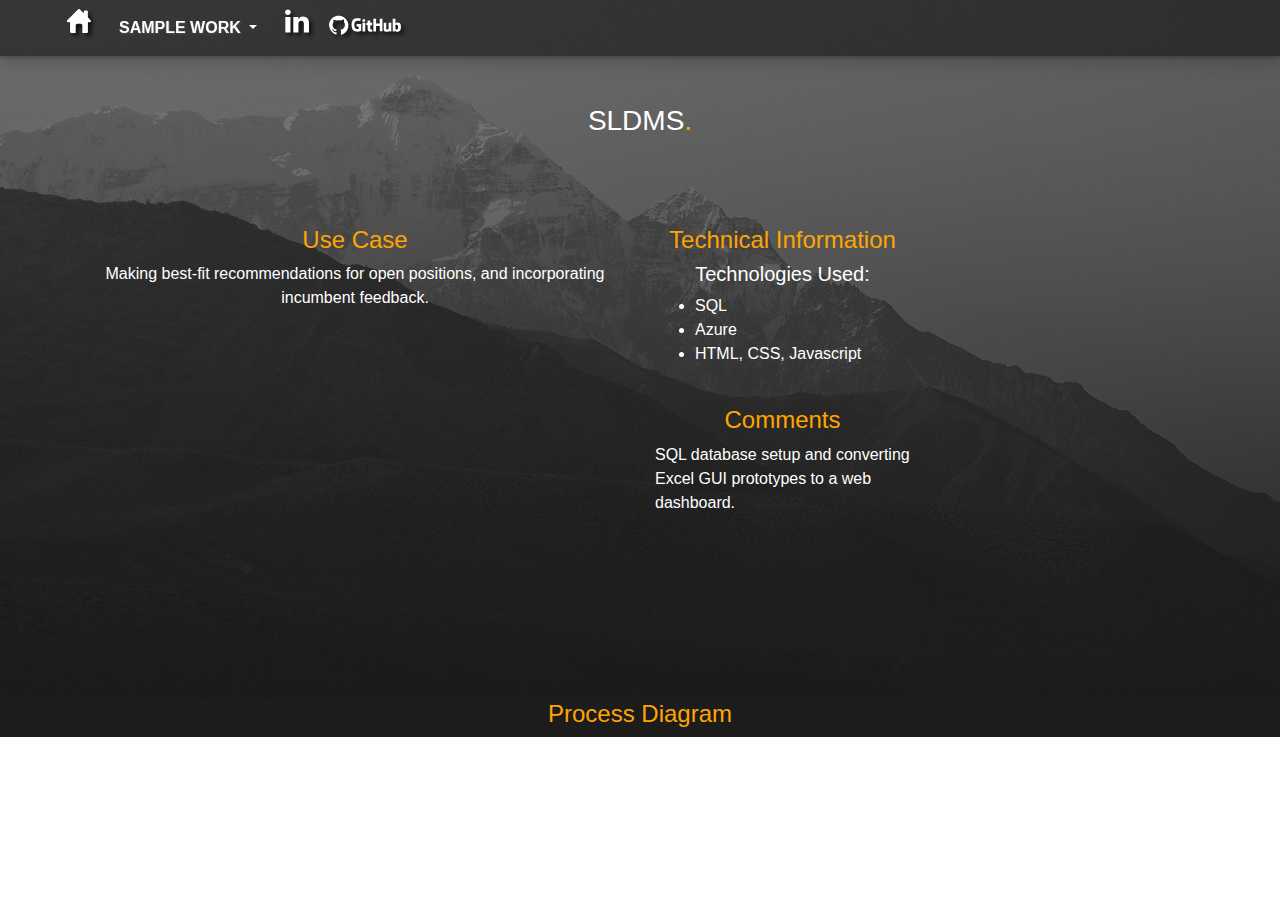
<file: assets/SLDMS.html>
<!DOCTYPE html>
<html lang="en">

    <!-- Header -->

    <head>
        <meta charset="utf-8" />
        <!-- ========== CSS LINKS - NOTE THAT OUR RELATIVE PATHING IS DIFFERENT FOR SUB-PAGES ========== -->
        <link rel="stylesheet" type="text/css" href="./style.css" />
        <link rel="stylesheet" href="https://cdn.jsdelivr.net/npm/bootstrap@4.3.1/dist/css/bootstrap.min.css"
            integrity="sha384-ggOyR0iXCbMQv3Xipma34MD+dH/1fQ784/j6cY/iJTQUOhcWr7x9JvoRxT2MZw1T" crossorigin="anonymous">
        <!-- Load jQuery first, then Bootstrap JS, then our site-specific scripts -->
        <!-- <script src="https://code.jquery.com/jquery-3.3.1.slim.min.js"
            integrity="sha384-q8i/X+965DzO0rT7abK41JStQIAqVgRVzpbzo5smXKp4YfRvH+8abtTE1Pi6jizo"
            crossorigin="anonymous"></script> -->
        <script src="https://code.jquery.com/jquery-3.6.0.js"
            integrity="sha256-H+K7U5CnXl1h5ywQfKtSj8PCmoN9aaq30gDh27Xc0jk=" crossorigin="anonymous"></script>
        <script src="https://cdn.jsdelivr.net/npm/popper.js@1.14.7/dist/umd/popper.min.js"
            integrity="sha384-UO2eT0CpHqdSJQ6hJty5KVphtPhzWj9WO1clHTMGa3JDZwrnQq4sF86dIHNDz0W1"
            crossorigin="anonymous"></script>
        <script src="https://cdn.jsdelivr.net/npm/bootstrap@4.3.1/dist/js/bootstrap.min.js"
            integrity="sha384-JjSmVgyd0p3pXB1rRibZUAYoIIy6OrQ6VrjIEaFf/nJGzIxFDsf4x0xIM+B07jRM"
            crossorigin="anonymous"></script>
        <script type="text/javascript" src="./site.js" asp-append-version="true"></script>



        <!-- Add responsive meta tag for bootstrap styling-->
        <meta name="viewport" content="width=device-width, initial-scale=1, shrink-to-fit=no">

        <!-- locate top title bar header here -->
        <div id="header">
            <!-- Fixed navbar -->
            <nav class="navbar navbar-expand-sm fixed-top" id="nav1">
                <div class="container-fluid">
                    <a class="navbar-brand" href="#"></a>
                    <button class="navbar-toggler" type="button" data-toggle="collapse" data-target="#navbarCollapse"
                        aria-controls="navbarCollapse" aria-expanded="false" aria-label="Toggle navigation">
                        <span class="navbar-toggler-icon"></span>
                    </button>
                    <div class="collapse navbar-collapse" id="navbarCollapse">
                        <ul class="navbar-nav me-auto mb-2 mb-lg-0">
                            <li class="nav-item active">
                                <a class="nav-link-image" href="../index.html">
                                    <svg id="Home_-_White" data-name="Home - White" xmlns="http://www.w3.org/2000/svg"
                                        viewBox="0 0 19.5 19.49" width="24" height="24">
                                        <g id="VzZaH5">
                                            <path class="cls-1"
                                                d="M15.9,4.66c0-.2,0-.38,0-.56l0-.67a1,1,0,0,1,.94-.91c.46,0,.91,0,1.37,0a1,1,0,0,1,1,1c0,1.33,0,2.67,0,4a1.06,1.06,0,0,0,.34.86c.52.5,1,1,1.53,1.52l.37.41a1,1,0,0,1,.17,1.13,1,1,0,0,1-1,.58H19.43c-.19,0-.19,0-.19.19v7.39a1.18,1.18,0,0,1-.17.69,1,1,0,0,1-.89.44c-1.09,0-2.19,0-3.28,0-.19,0-.19,0-.19-.2,0-1.9,0-3.8,0-5.7a1.55,1.55,0,0,0-.46-1.17,1.27,1.27,0,0,0-.85-.37c-.94,0-1.88,0-2.82,0a1.4,1.4,0,0,0-1.26,1.24c0,.18,0,.35,0,.52,0,1.82,0,3.64,0,5.46,0,.22,0,.22-.23.22H5.84a1,1,0,0,1-1.09-1.09v-7.4c0-.22,0-.22-.22-.22H3.32a1.14,1.14,0,0,1-.65-.2,1,1,0,0,1-.25-1.36,2.68,2.68,0,0,1,.4-.49Q6.9,5.89,11,1.81a2.71,2.71,0,0,1,.41-.35,1,1,0,0,1,1.28.06c.17.14.33.3.49.46L15,3.81l.81.78Z"
                                                transform="translate(-2.25 -1.26)" />
                                        </g>
                                    </svg>
                                </a>
                            </li>
                            <li class="nav-item dropdown">
                                <a class="nav-link dropdown-toggle" href="#" id="navbarDropdown" role="button"
                                    data-toggle="dropdown" aria-haspopup="true" aria-expanded="false">
                                    SAMPLE WORK
                                </a>
                                <div class="dropdown-menu" aria-labelledby="navbarDropdown">
                                    <a class="dropdown-item" href="#">OVERVIEW</a>
                                    <div class="dropdown-divider"></div>
                                    <!-- ========== LINKS - NOTE THAT OUR RELATIVE PATHING IS DIFFERENT FOR SUB-PAGES ========== -->
                                    <a class="dropdown-item" href="./WeekendUpdate.html">Weekend Update</a>
                                    <a class="dropdown-item" href="./NatureDatabase.html">Nature Database</a>
                                    <a class="dropdown-item" href="./SLDMS.html">SLDMS</a>
                                </div>
                            </li>
                            <li class="nav-item">
                                <a class="nav-link-image" href="https://www.linkedin.com/in/jrynes/">
                                    <svg id="LinkedIn_-_White" data-name="LinkedIn - White"
                                        xmlns="http://www.w3.org/2000/svg" viewBox="0 0 14.95 14.3" width="18"
                                        height="18">
                                        <g id="qmCTah.tif">
                                            <path class="cls-1"
                                                d="M9.71,19.15c0-.8,0-1.61,0-2.41V9.52h3.18v1.32a1.07,1.07,0,0,0,.13-.15,3.36,3.36,0,0,1,3.61-1.34,3.24,3.24,0,0,1,2.64,2.57,7.52,7.52,0,0,1,.2,1.7c0,1.85,0,3.69,0,5.53H16.28c0-.1,0-.2,0-.29,0-1.59,0-3.18,0-4.76a5.33,5.33,0,0,0-.19-1.32,1.24,1.24,0,0,0-1-.91,1.76,1.76,0,0,0-2.2,1.75c0,1.85,0,3.69,0,5.53Z"
                                                transform="translate(-4.52 -4.85)" />
                                            <path class="cls-1" d="M4.72,19.15c0-.26,0-.53,0-.79V9.51h3.2v9.64Z"
                                                transform="translate(-4.52 -4.85)" />
                                            <path class="cls-1"
                                                d="M4.52,6.25A1.65,1.65,0,0,1,5.71,4.94a2.24,2.24,0,0,1,1.23,0,1.66,1.66,0,0,1-.42,3.25,1.73,1.73,0,0,1-1.86-1c-.06-.13-.09-.26-.14-.39Z"
                                                transform="translate(-4.52 -4.85)" />
                                        </g>
                                    </svg>
                                </a>
                            </li>
                            <li class="nav-item">
                                <a class="nav-link-image" href="https://github.com/jrynes">
                                    <svg id="Github_-_White" data-name="Github - White"
                                        xmlns="http://www.w3.org/2000/svg" viewBox="0 0 24 6.3" width="18" height="18">
                                        <g id="pAuFKY.tif">
                                            <path class="cls-1"
                                                d="M0,12c0-.06,0-.11,0-.16a3.87,3.87,0,0,1,.12-.68,3,3,0,0,1,.21-.52A3.06,3.06,0,0,1,.81,10a3.1,3.1,0,0,1,.5-.46,3.73,3.73,0,0,1,.7-.4,3.58,3.58,0,0,1,.73-.2,2.9,2.9,0,0,1,.72,0,3.16,3.16,0,0,1,1,.23,3.48,3.48,0,0,1,.9.56,3.21,3.21,0,0,1,.68.83,3.33,3.33,0,0,1,.41,1.27,3.85,3.85,0,0,1,0,.48,3.15,3.15,0,0,1-.25,1.09,3,3,0,0,1-.46.79,3.09,3.09,0,0,1-.87.74,2.6,2.6,0,0,1-.61.28.18.18,0,0,1-.21-.05A.36.36,0,0,1,4,15c0-.27,0-.53,0-.79a1.33,1.33,0,0,0,0-.4.68.68,0,0,0-.18-.29l.17,0a2,2,0,0,0,.63-.2,1.19,1.19,0,0,0,.6-.78A2.41,2.41,0,0,0,5.29,12a1.41,1.41,0,0,0-.08-.58A1.28,1.28,0,0,0,5,11.07S5,11,5,11a1.07,1.07,0,0,0,0-.59,1.66,1.66,0,0,0-.06-.21s0,0-.05,0a1,1,0,0,0-.34.07,2.57,2.57,0,0,0-.49.26H4a2.35,2.35,0,0,0-.6-.1,3,3,0,0,0-1,.1h0l-.29-.17a1.41,1.41,0,0,0-.45-.15c-.12,0-.13,0-.17.11a1.14,1.14,0,0,0,0,.66h0s0,.09,0,.14a1.12,1.12,0,0,0-.28.72,2.22,2.22,0,0,0,.07.68,1.24,1.24,0,0,0,.8.86,2.15,2.15,0,0,0,.57.13h0l-.1.14a.62.62,0,0,0-.09.26.07.07,0,0,1,0,0A.78.78,0,0,1,2,14l-.09,0h0a0,0,0,0,1,0,.06s0,0-.06,0h0a.05.05,0,0,1,0-.05s0,0,.05,0h0l-.17-.11a.92.92,0,0,1-.17-.22.76.76,0,0,0-.35-.29.53.53,0,0,0-.22,0l0,0s0,0,0,.07l.09.09a1,1,0,0,1,.39.49.59.59,0,0,0,.26.3.94.94,0,0,0,.55.11l.25,0h0V15a.16.16,0,0,1-.22.17,3.18,3.18,0,0,1-.86-.44,3,3,0,0,1-.43-.37,3.42,3.42,0,0,1-.51-.69,3,3,0,0,1-.34-.93A3.21,3.21,0,0,1,0,12.18V12Z"
                                                transform="translate(0 -8.85)" />
                                            <path class="cls-1"
                                                d="M9.82,12.49H9.29a.07.07,0,0,1-.08-.08v-.66c0-.05,0-.07.08-.07h1.37a.06.06,0,0,1,.07.07v2.11a.05.05,0,0,1,0,.06,2,2,0,0,1-.78.28,3.57,3.57,0,0,1-.73,0,2.88,2.88,0,0,1-.51-.1,1.52,1.52,0,0,1-.85-.62,2.46,2.46,0,0,1-.26-.65,3.31,3.31,0,0,1-.07-.55,5.81,5.81,0,0,1,0-.59,3.22,3.22,0,0,1,.16-.82,1.73,1.73,0,0,1,.42-.7,1.55,1.55,0,0,1,.5-.31,2,2,0,0,1,.64-.12,4.18,4.18,0,0,1,.71,0,1.74,1.74,0,0,1,.5.12l.11.06s0,0,0,.06c-.05.2-.1.4-.14.59l0,.06a.07.07,0,0,1-.09.06,3.58,3.58,0,0,0-.35-.09,2.14,2.14,0,0,0-.62,0,1.24,1.24,0,0,0-.38.09.78.78,0,0,0-.34.31,1.39,1.39,0,0,0-.18.53,3.44,3.44,0,0,0,0,.56,2.37,2.37,0,0,0,.1.64,1.11,1.11,0,0,0,.22.38.81.81,0,0,0,.52.22,2.9,2.9,0,0,0,.51,0h0c.06,0,.06,0,.06-.07Z"
                                                transform="translate(0 -8.85)" />
                                            <path class="cls-1"
                                                d="M16.91,12.34H15.69v1.73c0,.06,0,.08-.09.08h-.74c-.06,0-.08,0-.08-.08V10c0-.06,0-.08.08-.08h.74c.07,0,.09,0,.09.08V11.5h1.22V10c0-.06,0-.08.08-.08h.74c.06,0,.09,0,.09.07v4.05a.06.06,0,0,1,0,0c0,.05,0,.06-.06.06H17a.07.07,0,0,1-.07-.08V13.6c0-.26,0-.53,0-.79v-.47Z"
                                                transform="translate(0 -8.85)" />
                                            <path class="cls-1"
                                                d="M22.16,11.38a1.53,1.53,0,0,1,.49-.18,1.3,1.3,0,0,1,.78.09.87.87,0,0,1,.38.38,1.52,1.52,0,0,1,.16.55,3.44,3.44,0,0,1,0,.55,2.64,2.64,0,0,1-.14.84.94.94,0,0,1-.3.43,1,1,0,0,1-.39.17,1.68,1.68,0,0,1-.86-.07,1.31,1.31,0,0,1-.36-.21l0,.13c0,.07,0,.1-.1.09h-.5s-.08,0-.08-.07V10c0-.06,0-.09.09-.09h.75c.05,0,.07,0,.07.07v1.38Zm0,1.33h0v.62s0,0,0,.05l0,0a1.1,1.1,0,0,0,.51.09.33.33,0,0,0,.26-.16.62.62,0,0,0,.07-.19,2,2,0,0,0,0-.34,1.51,1.51,0,0,0-.05-.56.41.41,0,0,0-.15-.23.43.43,0,0,0-.33-.08.93.93,0,0,0-.39.12s0,0,0,0Z"
                                                transform="translate(0 -8.85)" />
                                            <path class="cls-1"
                                                d="M20.2,14l-.13.07a1.76,1.76,0,0,1-.9.21,1.56,1.56,0,0,1-.52-.11.75.75,0,0,1-.41-.52,1.5,1.5,0,0,1,0-.37V11.36c0-.07,0-.09.09-.09H19a.08.08,0,0,1,.09.09v1.76a.41.41,0,0,0,0,.16.23.23,0,0,0,.2.2.75.75,0,0,0,.44-.05l.13-.06a.05.05,0,0,0,0-.06c0-.27,0-.53,0-.8V11.36c0-.07,0-.09.1-.09h.72c.07,0,.09,0,.09.09v2.72c0,.05,0,.07-.08.07H20.3a.07.07,0,0,1-.08-.07A.59.59,0,0,0,20.2,14Z"
                                                transform="translate(0 -8.85)" />
                                            <path class="cls-1"
                                                d="M13.74,11.27h.57c.06,0,.08,0,.08.07V12c0,.06,0,.08-.08.08h-.53s0,0,0,0v1.1a.29.29,0,0,0,.27.31,1.61,1.61,0,0,0,.31,0s.08,0,.08.07v.54s0,.06-.06.07a1.57,1.57,0,0,1-.61.06,1.27,1.27,0,0,1-.42-.09.74.74,0,0,1-.41-.5,1.76,1.76,0,0,1-.06-.39V12h-.39a.07.07,0,0,1-.08-.08v-.48c0-.05,0-.07.07-.08l.38-.09s0,0,0,0c0-.25,0-.5,0-.75,0,0,0-.06.07-.06h.78s.05,0,.05.05v.77Z"
                                                transform="translate(0 -8.85)" />
                                            <path class="cls-1"
                                                d="M12.08,12.7v1.38c0,.05,0,.07-.09.07h-.72a.09.09,0,0,1-.1-.1V11.36a.19.19,0,0,1,0-.07l.07,0H12c.06,0,.08,0,.08.08V12.7Z"
                                                transform="translate(0 -8.85)" />
                                            <path class="cls-1"
                                                d="M11.13,10.52a.5.5,0,0,1,.53-.5.51.51,0,0,1,0,1A.51.51,0,0,1,11.13,10.52Z"
                                                transform="translate(0 -8.85)" />
                                            <path class="cls-1"
                                                d="M2.37,14.13s-.06,0-.06,0,0,0,0-.06h0a.09.09,0,0,1,0,0s0,0,0,0Z"
                                                transform="translate(0 -8.85)" />
                                            <path class="cls-1"
                                                d="M2.11,14l.05,0a0,0,0,0,1,0,.06.09.09,0,0,1-.1,0s0-.06,0-.07Z"
                                                transform="translate(0 -8.85)" />
                                            <path class="cls-1"
                                                d="M1.68,14s0,0-.05,0a.08.08,0,0,1-.07-.07,0,0,0,0,1,0-.05A.11.11,0,0,1,1.68,14Z"
                                                transform="translate(0 -8.85)" />
                                            <path class="cls-1"
                                                d="M1.5,13.75l0,0s-.06,0-.07-.08a0,0,0,0,1,0,0A.09.09,0,0,1,1.5,13.75Z"
                                                transform="translate(0 -8.85)" />
                                            <path class="cls-1"
                                                d="M1.32,13.5a.06.06,0,0,1,.06.06s0,0,0,0-.06,0-.06-.07A0,0,0,0,1,1.32,13.5Z"
                                                transform="translate(0 -8.85)" />
                                            <path class="cls-1"
                                                d="M1.19,13.46s-.07,0-.06,0l0,0s.06,0,.05,0A0,0,0,0,1,1.19,13.46Z"
                                                transform="translate(0 -8.85)" />
                                        </g>
                                    </svg>
                                </a>
                            </li>
                        </ul>
                    </div>
                </div>
            </nav>
        </div>

    </head>

    <!-- ========== Body ========== -->

    <body>

        <!-- ========== HEADER SECTION ========== -->
        <section id="home" name="home"></section>
        <div id="headerwrap">
            <div class="container">
                <div class="row">
                    <div class="col">
                        <br>
                        <h3>SLDMS<span style="color: orange">.</span></h3>
                        <br>
                        <h4></h4>
                        <br>
                        <br>
                    </div>
                </div>
                <div class="row">
                    <div class="col-6">
                        <h4 class="projectHeading">Use Case</h4>
                        <p>
                            Making best-fit recommendations for open positions, and incorporating incumbent feedback.
                        </p>
                    </div>
                    <div class="col-6">
                        <div class="row">
                            <div class="col-6">
                                <h4 class="projectHeading">Technical Information</h4>
                                <h5>Technologies Used:</h5>
                                <ul class="techList">
                                    <li>SQL</li>
                                    <li>Azure</li>
                                    <li>HTML, CSS, Javascript</li>
                                  </ul>
                                <br>
                            </div>
                        </div>
                        <div class="row">
                            <div class="col-6">
                                <h4 class="projectHeading">Comments</h4>
                                <p class="techList">
                                    SQL database setup and converting Excel GUI prototypes to a web dashboard.
                                </p>
                            </div>    
                        </div>
                    </div>
                </div>
            </div>
        </div>
    </body>

    <!-- ========== ABOUT SECTION ========== -->
    <section id="about" name="about"></section>
    <div id="f">
        <div class="container">
            <div class="row">
                <div class="col">
                    <h4 class="projectHeading" style="text-align: center;">Process Diagram</h4>
                </div>
            </div>
        </div>
    </div>

    <footer></footer>

</html>
</file>
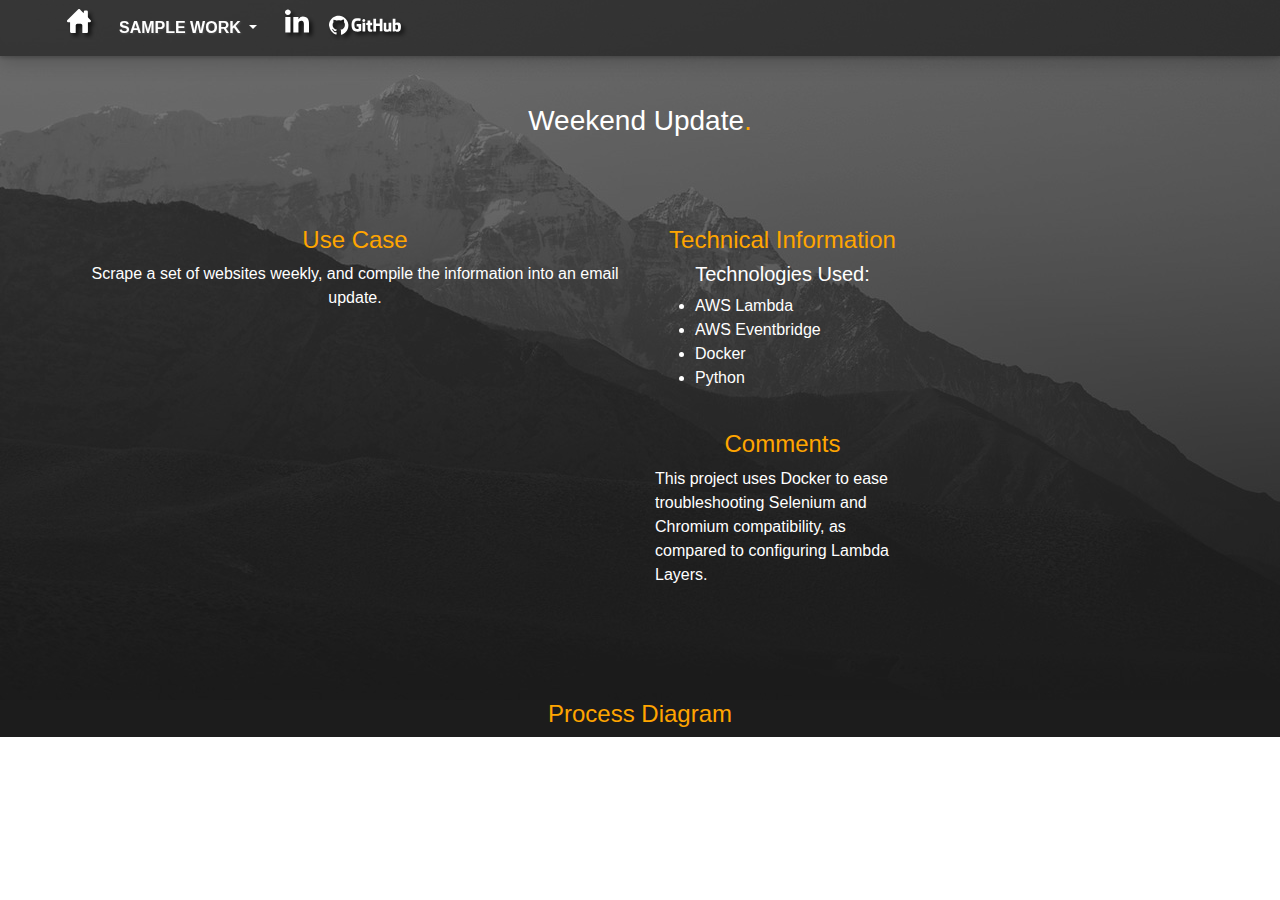
<file: assets/WeekendUpdate.html>
<!DOCTYPE html>
<html lang="en">

    <!-- Header -->

    <head>
        <meta charset="utf-8" />
        <!-- ========== CSS LINKS - NOTE THAT OUR RELATIVE PATHING IS DIFFERENT FOR SUB-PAGES ========== -->
        <link rel="stylesheet" type="text/css" href="./style.css" />
        <link rel="stylesheet" href="https://cdn.jsdelivr.net/npm/bootstrap@4.3.1/dist/css/bootstrap.min.css"
            integrity="sha384-ggOyR0iXCbMQv3Xipma34MD+dH/1fQ784/j6cY/iJTQUOhcWr7x9JvoRxT2MZw1T" crossorigin="anonymous">
        <!-- Load jQuery first, then Bootstrap JS, then our site-specific scripts -->
        <!-- <script src="https://code.jquery.com/jquery-3.3.1.slim.min.js"
            integrity="sha384-q8i/X+965DzO0rT7abK41JStQIAqVgRVzpbzo5smXKp4YfRvH+8abtTE1Pi6jizo"
            crossorigin="anonymous"></script> -->
        <script src="https://code.jquery.com/jquery-3.6.0.js"
            integrity="sha256-H+K7U5CnXl1h5ywQfKtSj8PCmoN9aaq30gDh27Xc0jk=" crossorigin="anonymous"></script>
        <script src="https://cdn.jsdelivr.net/npm/popper.js@1.14.7/dist/umd/popper.min.js"
            integrity="sha384-UO2eT0CpHqdSJQ6hJty5KVphtPhzWj9WO1clHTMGa3JDZwrnQq4sF86dIHNDz0W1"
            crossorigin="anonymous"></script>
        <script src="https://cdn.jsdelivr.net/npm/bootstrap@4.3.1/dist/js/bootstrap.min.js"
            integrity="sha384-JjSmVgyd0p3pXB1rRibZUAYoIIy6OrQ6VrjIEaFf/nJGzIxFDsf4x0xIM+B07jRM"
            crossorigin="anonymous"></script>
        <script type="text/javascript" src="./site.js" asp-append-version="true"></script>



        <!-- Add responsive meta tag for bootstrap styling-->
        <meta name="viewport" content="width=device-width, initial-scale=1, shrink-to-fit=no">

        <!-- locate top title bar header here -->
        <div id="header">
            <!-- Fixed navbar -->
            <nav class="navbar navbar-expand-sm fixed-top" id="nav1">
                <div class="container-fluid">
                    <a class="navbar-brand" href="#"></a>
                    <button class="navbar-toggler" type="button" data-toggle="collapse" data-target="#navbarCollapse"
                        aria-controls="navbarCollapse" aria-expanded="false" aria-label="Toggle navigation">
                        <span class="navbar-toggler-icon"></span>
                    </button>
                    <div class="collapse navbar-collapse" id="navbarCollapse">
                        <ul class="navbar-nav me-auto mb-2 mb-lg-0">
                            <li class="nav-item active">
                                <a class="nav-link-image" href="../index.html">
                                    <svg id="Home_-_White" data-name="Home - White" xmlns="http://www.w3.org/2000/svg"
                                        viewBox="0 0 19.5 19.49" width="24" height="24">
                                        <g id="VzZaH5">
                                            <path class="cls-1"
                                                d="M15.9,4.66c0-.2,0-.38,0-.56l0-.67a1,1,0,0,1,.94-.91c.46,0,.91,0,1.37,0a1,1,0,0,1,1,1c0,1.33,0,2.67,0,4a1.06,1.06,0,0,0,.34.86c.52.5,1,1,1.53,1.52l.37.41a1,1,0,0,1,.17,1.13,1,1,0,0,1-1,.58H19.43c-.19,0-.19,0-.19.19v7.39a1.18,1.18,0,0,1-.17.69,1,1,0,0,1-.89.44c-1.09,0-2.19,0-3.28,0-.19,0-.19,0-.19-.2,0-1.9,0-3.8,0-5.7a1.55,1.55,0,0,0-.46-1.17,1.27,1.27,0,0,0-.85-.37c-.94,0-1.88,0-2.82,0a1.4,1.4,0,0,0-1.26,1.24c0,.18,0,.35,0,.52,0,1.82,0,3.64,0,5.46,0,.22,0,.22-.23.22H5.84a1,1,0,0,1-1.09-1.09v-7.4c0-.22,0-.22-.22-.22H3.32a1.14,1.14,0,0,1-.65-.2,1,1,0,0,1-.25-1.36,2.68,2.68,0,0,1,.4-.49Q6.9,5.89,11,1.81a2.71,2.71,0,0,1,.41-.35,1,1,0,0,1,1.28.06c.17.14.33.3.49.46L15,3.81l.81.78Z"
                                                transform="translate(-2.25 -1.26)" />
                                        </g>
                                    </svg>
                                </a>
                            </li>
                            <li class="nav-item dropdown">
                                <a class="nav-link dropdown-toggle" href="#" id="navbarDropdown" role="button"
                                    data-toggle="dropdown" aria-haspopup="true" aria-expanded="false">
                                    SAMPLE WORK
                                </a>
                                <div class="dropdown-menu" aria-labelledby="navbarDropdown">
                                    <a class="dropdown-item" href="#">OVERVIEW</a>
                                    <div class="dropdown-divider"></div>
                                    <!-- ========== LINKS - NOTE THAT OUR RELATIVE PATHING IS DIFFERENT FOR SUB-PAGES ========== -->
                                    <a class="dropdown-item" href="./WeekendUpdate.html">Weekend Update</a>
                                    <a class="dropdown-item" href="./NatureDatabase.html">Nature Database</a>
                                    <a class="dropdown-item" href="./SLDMS.html">SLDMS</a>
                                </div>
                            </li>
                            <li class="nav-item">
                                <a class="nav-link-image" href="https://www.linkedin.com/in/jrynes/">
                                    <svg id="LinkedIn_-_White" data-name="LinkedIn - White"
                                        xmlns="http://www.w3.org/2000/svg" viewBox="0 0 14.95 14.3" width="18"
                                        height="18">
                                        <g id="qmCTah.tif">
                                            <path class="cls-1"
                                                d="M9.71,19.15c0-.8,0-1.61,0-2.41V9.52h3.18v1.32a1.07,1.07,0,0,0,.13-.15,3.36,3.36,0,0,1,3.61-1.34,3.24,3.24,0,0,1,2.64,2.57,7.52,7.52,0,0,1,.2,1.7c0,1.85,0,3.69,0,5.53H16.28c0-.1,0-.2,0-.29,0-1.59,0-3.18,0-4.76a5.33,5.33,0,0,0-.19-1.32,1.24,1.24,0,0,0-1-.91,1.76,1.76,0,0,0-2.2,1.75c0,1.85,0,3.69,0,5.53Z"
                                                transform="translate(-4.52 -4.85)" />
                                            <path class="cls-1" d="M4.72,19.15c0-.26,0-.53,0-.79V9.51h3.2v9.64Z"
                                                transform="translate(-4.52 -4.85)" />
                                            <path class="cls-1"
                                                d="M4.52,6.25A1.65,1.65,0,0,1,5.71,4.94a2.24,2.24,0,0,1,1.23,0,1.66,1.66,0,0,1-.42,3.25,1.73,1.73,0,0,1-1.86-1c-.06-.13-.09-.26-.14-.39Z"
                                                transform="translate(-4.52 -4.85)" />
                                        </g>
                                    </svg>
                                </a>
                            </li>
                            <li class="nav-item">
                                <a class="nav-link-image" href="https://github.com/jrynes">
                                    <svg id="Github_-_White" data-name="Github - White"
                                        xmlns="http://www.w3.org/2000/svg" viewBox="0 0 24 6.3" width="18" height="18">
                                        <g id="pAuFKY.tif">
                                            <path class="cls-1"
                                                d="M0,12c0-.06,0-.11,0-.16a3.87,3.87,0,0,1,.12-.68,3,3,0,0,1,.21-.52A3.06,3.06,0,0,1,.81,10a3.1,3.1,0,0,1,.5-.46,3.73,3.73,0,0,1,.7-.4,3.58,3.58,0,0,1,.73-.2,2.9,2.9,0,0,1,.72,0,3.16,3.16,0,0,1,1,.23,3.48,3.48,0,0,1,.9.56,3.21,3.21,0,0,1,.68.83,3.33,3.33,0,0,1,.41,1.27,3.85,3.85,0,0,1,0,.48,3.15,3.15,0,0,1-.25,1.09,3,3,0,0,1-.46.79,3.09,3.09,0,0,1-.87.74,2.6,2.6,0,0,1-.61.28.18.18,0,0,1-.21-.05A.36.36,0,0,1,4,15c0-.27,0-.53,0-.79a1.33,1.33,0,0,0,0-.4.68.68,0,0,0-.18-.29l.17,0a2,2,0,0,0,.63-.2,1.19,1.19,0,0,0,.6-.78A2.41,2.41,0,0,0,5.29,12a1.41,1.41,0,0,0-.08-.58A1.28,1.28,0,0,0,5,11.07S5,11,5,11a1.07,1.07,0,0,0,0-.59,1.66,1.66,0,0,0-.06-.21s0,0-.05,0a1,1,0,0,0-.34.07,2.57,2.57,0,0,0-.49.26H4a2.35,2.35,0,0,0-.6-.1,3,3,0,0,0-1,.1h0l-.29-.17a1.41,1.41,0,0,0-.45-.15c-.12,0-.13,0-.17.11a1.14,1.14,0,0,0,0,.66h0s0,.09,0,.14a1.12,1.12,0,0,0-.28.72,2.22,2.22,0,0,0,.07.68,1.24,1.24,0,0,0,.8.86,2.15,2.15,0,0,0,.57.13h0l-.1.14a.62.62,0,0,0-.09.26.07.07,0,0,1,0,0A.78.78,0,0,1,2,14l-.09,0h0a0,0,0,0,1,0,.06s0,0-.06,0h0a.05.05,0,0,1,0-.05s0,0,.05,0h0l-.17-.11a.92.92,0,0,1-.17-.22.76.76,0,0,0-.35-.29.53.53,0,0,0-.22,0l0,0s0,0,0,.07l.09.09a1,1,0,0,1,.39.49.59.59,0,0,0,.26.3.94.94,0,0,0,.55.11l.25,0h0V15a.16.16,0,0,1-.22.17,3.18,3.18,0,0,1-.86-.44,3,3,0,0,1-.43-.37,3.42,3.42,0,0,1-.51-.69,3,3,0,0,1-.34-.93A3.21,3.21,0,0,1,0,12.18V12Z"
                                                transform="translate(0 -8.85)" />
                                            <path class="cls-1"
                                                d="M9.82,12.49H9.29a.07.07,0,0,1-.08-.08v-.66c0-.05,0-.07.08-.07h1.37a.06.06,0,0,1,.07.07v2.11a.05.05,0,0,1,0,.06,2,2,0,0,1-.78.28,3.57,3.57,0,0,1-.73,0,2.88,2.88,0,0,1-.51-.1,1.52,1.52,0,0,1-.85-.62,2.46,2.46,0,0,1-.26-.65,3.31,3.31,0,0,1-.07-.55,5.81,5.81,0,0,1,0-.59,3.22,3.22,0,0,1,.16-.82,1.73,1.73,0,0,1,.42-.7,1.55,1.55,0,0,1,.5-.31,2,2,0,0,1,.64-.12,4.18,4.18,0,0,1,.71,0,1.74,1.74,0,0,1,.5.12l.11.06s0,0,0,.06c-.05.2-.1.4-.14.59l0,.06a.07.07,0,0,1-.09.06,3.58,3.58,0,0,0-.35-.09,2.14,2.14,0,0,0-.62,0,1.24,1.24,0,0,0-.38.09.78.78,0,0,0-.34.31,1.39,1.39,0,0,0-.18.53,3.44,3.44,0,0,0,0,.56,2.37,2.37,0,0,0,.1.64,1.11,1.11,0,0,0,.22.38.81.81,0,0,0,.52.22,2.9,2.9,0,0,0,.51,0h0c.06,0,.06,0,.06-.07Z"
                                                transform="translate(0 -8.85)" />
                                            <path class="cls-1"
                                                d="M16.91,12.34H15.69v1.73c0,.06,0,.08-.09.08h-.74c-.06,0-.08,0-.08-.08V10c0-.06,0-.08.08-.08h.74c.07,0,.09,0,.09.08V11.5h1.22V10c0-.06,0-.08.08-.08h.74c.06,0,.09,0,.09.07v4.05a.06.06,0,0,1,0,0c0,.05,0,.06-.06.06H17a.07.07,0,0,1-.07-.08V13.6c0-.26,0-.53,0-.79v-.47Z"
                                                transform="translate(0 -8.85)" />
                                            <path class="cls-1"
                                                d="M22.16,11.38a1.53,1.53,0,0,1,.49-.18,1.3,1.3,0,0,1,.78.09.87.87,0,0,1,.38.38,1.52,1.52,0,0,1,.16.55,3.44,3.44,0,0,1,0,.55,2.64,2.64,0,0,1-.14.84.94.94,0,0,1-.3.43,1,1,0,0,1-.39.17,1.68,1.68,0,0,1-.86-.07,1.31,1.31,0,0,1-.36-.21l0,.13c0,.07,0,.1-.1.09h-.5s-.08,0-.08-.07V10c0-.06,0-.09.09-.09h.75c.05,0,.07,0,.07.07v1.38Zm0,1.33h0v.62s0,0,0,.05l0,0a1.1,1.1,0,0,0,.51.09.33.33,0,0,0,.26-.16.62.62,0,0,0,.07-.19,2,2,0,0,0,0-.34,1.51,1.51,0,0,0-.05-.56.41.41,0,0,0-.15-.23.43.43,0,0,0-.33-.08.93.93,0,0,0-.39.12s0,0,0,0Z"
                                                transform="translate(0 -8.85)" />
                                            <path class="cls-1"
                                                d="M20.2,14l-.13.07a1.76,1.76,0,0,1-.9.21,1.56,1.56,0,0,1-.52-.11.75.75,0,0,1-.41-.52,1.5,1.5,0,0,1,0-.37V11.36c0-.07,0-.09.09-.09H19a.08.08,0,0,1,.09.09v1.76a.41.41,0,0,0,0,.16.23.23,0,0,0,.2.2.75.75,0,0,0,.44-.05l.13-.06a.05.05,0,0,0,0-.06c0-.27,0-.53,0-.8V11.36c0-.07,0-.09.1-.09h.72c.07,0,.09,0,.09.09v2.72c0,.05,0,.07-.08.07H20.3a.07.07,0,0,1-.08-.07A.59.59,0,0,0,20.2,14Z"
                                                transform="translate(0 -8.85)" />
                                            <path class="cls-1"
                                                d="M13.74,11.27h.57c.06,0,.08,0,.08.07V12c0,.06,0,.08-.08.08h-.53s0,0,0,0v1.1a.29.29,0,0,0,.27.31,1.61,1.61,0,0,0,.31,0s.08,0,.08.07v.54s0,.06-.06.07a1.57,1.57,0,0,1-.61.06,1.27,1.27,0,0,1-.42-.09.74.74,0,0,1-.41-.5,1.76,1.76,0,0,1-.06-.39V12h-.39a.07.07,0,0,1-.08-.08v-.48c0-.05,0-.07.07-.08l.38-.09s0,0,0,0c0-.25,0-.5,0-.75,0,0,0-.06.07-.06h.78s.05,0,.05.05v.77Z"
                                                transform="translate(0 -8.85)" />
                                            <path class="cls-1"
                                                d="M12.08,12.7v1.38c0,.05,0,.07-.09.07h-.72a.09.09,0,0,1-.1-.1V11.36a.19.19,0,0,1,0-.07l.07,0H12c.06,0,.08,0,.08.08V12.7Z"
                                                transform="translate(0 -8.85)" />
                                            <path class="cls-1"
                                                d="M11.13,10.52a.5.5,0,0,1,.53-.5.51.51,0,0,1,0,1A.51.51,0,0,1,11.13,10.52Z"
                                                transform="translate(0 -8.85)" />
                                            <path class="cls-1"
                                                d="M2.37,14.13s-.06,0-.06,0,0,0,0-.06h0a.09.09,0,0,1,0,0s0,0,0,0Z"
                                                transform="translate(0 -8.85)" />
                                            <path class="cls-1"
                                                d="M2.11,14l.05,0a0,0,0,0,1,0,.06.09.09,0,0,1-.1,0s0-.06,0-.07Z"
                                                transform="translate(0 -8.85)" />
                                            <path class="cls-1"
                                                d="M1.68,14s0,0-.05,0a.08.08,0,0,1-.07-.07,0,0,0,0,1,0-.05A.11.11,0,0,1,1.68,14Z"
                                                transform="translate(0 -8.85)" />
                                            <path class="cls-1"
                                                d="M1.5,13.75l0,0s-.06,0-.07-.08a0,0,0,0,1,0,0A.09.09,0,0,1,1.5,13.75Z"
                                                transform="translate(0 -8.85)" />
                                            <path class="cls-1"
                                                d="M1.32,13.5a.06.06,0,0,1,.06.06s0,0,0,0-.06,0-.06-.07A0,0,0,0,1,1.32,13.5Z"
                                                transform="translate(0 -8.85)" />
                                            <path class="cls-1"
                                                d="M1.19,13.46s-.07,0-.06,0l0,0s.06,0,.05,0A0,0,0,0,1,1.19,13.46Z"
                                                transform="translate(0 -8.85)" />
                                        </g>
                                    </svg>
                                </a>
                            </li>
                        </ul>
                    </div>
                </div>
            </nav>
        </div>

    </head>

    <!-- ========== Body ========== -->

    <body>

        <!-- ========== HEADER SECTION ========== -->
        <section id="home" name="home"></section>
        <div id="headerwrap">
            <div class="container">
                <div class="row">
                    <div class="col">
                        <br>
                        <h3>Weekend Update<span style="color: orange">.</span></h3>
                        <br>
                        <h4></h4>
                        <br>
                        <br>
                    </div>
                </div>
                <div class="row">
                    <div class="col-6">
                        <h4 class="projectHeading">Use Case</h4>
                        <p>
                            Scrape a set of websites weekly, and compile the information into an email update.
                        </p>
                    </div>
                    <div class="col-6">
                        <div class="row">
                            <div class="col-6">
                                <h4 class="projectHeading">Technical Information</h4>
                                <h5>Technologies Used:</h5>
                                <ul class="techList">
                                    <li>AWS Lambda</li>
                                    <li>AWS Eventbridge</li>
                                    <li>Docker</li>
                                    <li>Python</li>
                                  </ul>
                                <br>
                            </div>
                        </div>
                        <div class="row">
                            <div class="col-6">
                                <h4 class="projectHeading">Comments</h4>
                                <p class="techList">
                                    This project uses Docker to ease troubleshooting Selenium and Chromium compatibility, as compared to configuring Lambda Layers.
                                </p>
                            </div>    
                        </div>
                    </div>
                </div>
            </div>
        </div>
    </body>

    <!-- ========== ABOUT SECTION ========== -->
    <section id="about" name="about"></section>
    <div id="f">
        <div class="container">
            <div class="row">
                <div class="col">
                    <h4 class="projectHeading" style="text-align: center;">Process Diagram</h4>
                </div>
            </div>
        </div>
    </div>

    <footer></footer>

</html>
</file>
<file: assets/style.css>
/* ========== Formatting used on the home page fixed top navbar ========== */
.fixed-top{
    background: rgba(0, 0, 0, 0.5);
    box-shadow: 0 2px 4px 0 rgba(0, 0, 0, 0.2), 0 6px 20px 0 rgba(0, 0, 0, 0.19);
}

/* ========== Dropdown menu in top navbar ========== */
.dropdown .dropdown-menu {
    -webkit-transition: all 0.32s;
    -moz-transition: all 0.32s;
    -ms-transition: all 0.32s;
    -o-transition: all 0.32s;
    transition: all 0.32s;

    display: block;
    overflow: hidden;
    opacity: 0;
    transform: translateX(-25%) scaleY(0);
    transform-origin: top;
}

.dropdown-menu.show {
    opacity: 1;
    transform: translateX(-25%) scaleY(1);
}

/* ========== Navbar elements ========== */
.nav-link {
    color: white;
    font-family: Arial, Helvetica, sans-serif;
    font-weight: 800;
    margin-left: 20px;
    z-index: 1;
    text-shadow: 1px 1px 2px rgb(80, 80, 80);
}

.nav-link-image{
    -webkit-filter: drop-shadow( 2px 4px 2px rgba(0, 0, 0, .2));
    filter: drop-shadow( 3px 3px 2px rgba(0, 0, 0, .7));
    /* Similar syntax to box-shadow */
    margin-left: 20px;
}

.nav-link-image:hover{
    -webkit-filter: drop-shadow( 2px 4px 2px rgba(0, 0, 0, .2));
    filter: drop-shadow( 3px 3px 2px rgba(0, 0, 0, .7));
}

.navbar-brand{
    color: white;
    font-family: Arial, Helvetica, sans-serif;
    font-weight: 800;
    z-index: 2;
}

svg {
    width: 24px;
    height: 24px;
    fill: #fff;
}

svg:hover{
    fill:orange;
}


#Github_-_White{
    width: 72px !important;
    margin-top: 5px;
}

/* ========== Formatting for general HTML body elements ========== */
body {
    background-color: #222222;
      font-family: 'EB Garamond', serif;
      font-weight: 300;
      font-size: 16px;
      color: #555;
      -webkit-font-smoothing: antialiased;
      -webkit-overflow-scrolling: touch;
  }

/* ========== Titles ========== */
h1, h2, h3, h4, h5, h6 {
    font-family: Arial, Helvetica, sans-serif;
    font-weight: 300;
    color: white;
}


/* ========== Formatting used for the mountain image and associated "header" elements on each page ========== */
#headerwrap {
    background: url(../assets/header-bg.jpg), url(./header-bg.jpg) no-repeat center top;
    margin-top: 0px;
    padding-top:80px;
    text-align:center;
    background-attachment: relative;
    background-position: center center;
    min-height: 700px;
    width: 100%;

    -webkit-background-size: 100%;
    -moz-background-size: 100%;
    -o-background-size: 100%;
    background-size: 100%;

    -webkit-background-size: cover;
    -moz-background-size: cover;
    -o-background-size: cover;
    background-size: cover;
    color: white;
}


#f{
    background-color: #1C1C1C;
    color: white;
}

.btn-orange{
    background: orange !important;

}

.btn-orange:hover{
    background-color: orangered !important;
}

/* ========== Formatting used on the home page card elements ========== */
.card-title{
    color:  #1C1C1C;
}

.card-text{
    color:  #4f4f4f;
}

.card{
    box-shadow: 0 4px 8px 0 rgba(0, 0, 0, 0.2), 0 6px 20px 0 rgba(0, 0, 0, 0.19);
    transition: box-shadow 0.7s;
}

.card:hover{
    -webkit-transition: all 0.32s;
    box-shadow: 0 4px 8px 0 rgba(255, 183, 0, 0.5), 0 6px 20px 0 rgba(255, 183, 0, 0.5);
}

.cardHeading{
    color: orange !important;
}

.card-body{
    color: white;
    font-family: Arial, Helvetica, sans-serif;
}

.cards-wrapper {
    display: flex;
    justify-content: center;
}

#myCarousel{
    display:flex;
    justify-content: center;
}

.cardLink{
    color:orange;
}

/* ========== Formatting used on the individual project write-up pages ========== */
.projectHeading{
    color: orange;
}

.techList{
    text-align: left;
}
</file>
